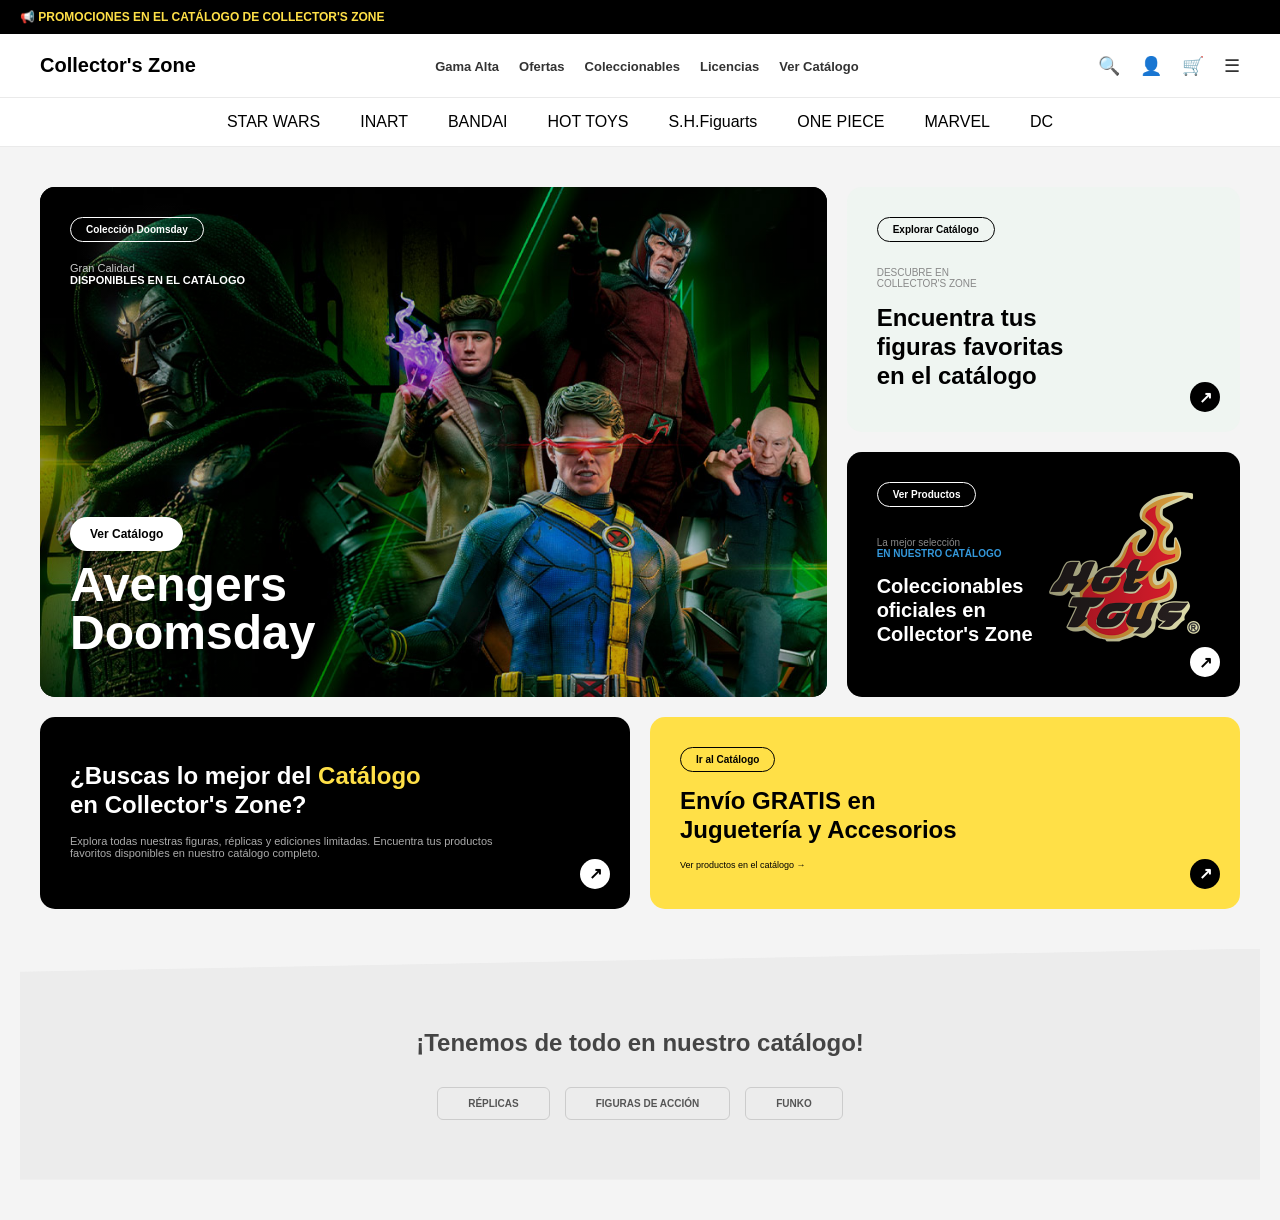
<file: index.html>
<!DOCTYPE html>
<html lang="es">
<head>
    <meta charset="UTF-8">
    <meta name="viewport" content="width=device-width, initial-scale=1.0">
    <title>Collector's Zone</title>
    <link rel="stylesheet" href="estilos/estilos.css">
</head>
<body>
    <header>
        <div class="barra-superior">
            <span>📢 PROMOCIONES EN EL CATÁLOGO DE COLLECTOR'S ZONE</span>
            
        </div>
        <nav class="navegacion-principal">
            <a href="index.html" class="logotipo-tienda">Collector's Zone</a>
            <ul class="enlaces-navegacion">
                <li><a href="catalogo.html">Gama Alta</a></li>
                <li><a href="catalogo.html">Ofertas</a></li>
                <li><a href="catalogo.html">Coleccionables</a></li>
                <li><a href="catalogo.html">Licencias</a></li>
                <li><a href="catalogo.html">Ver Catálogo</a></li>
            </ul>
            <div class="iconos-navegacion">
                <a href="catalogo.html"><span>🔍</span></a>
                <a href="catalogo.html"><span>👤</span></a>
                <a href="catalogo.html"><span>🛒</span></a>
                <a href="catalogo.html"><span>☰</span></a>
            </div>
        </nav>
        <div class="barra-marcas">
            <span>STAR WARS</span> <span>INART</span> <span>BANDAI</span> <span>HOT TOYS</span> <span>S.H.Figuarts</span> <span>ONE PIECE</span> <span>MARVEL</span> <span>DC</span>
        </div>
    </header>

    <main>
        <section class="seccion-principal">
            <!-- 1. BANNER PRINCIPAL GRANDE -->
            <article class="tarjeta banner-principal">
                <img src="imagenes/avengersdoomsday.jpg" alt="Avengers: Doomsday" class="imagen-tarjeta imagen-fondo">
                <div>
                    <span class="pildora pildora-blanca">Colección Doomsday</span>
                    <p class="texto-banner">Gran Calidad<br><strong>DISPONIBLES EN EL CATÁLOGO</strong></p>
                </div>
                <div>
                    <a href="catalogo.html"><button class="boton boton-blanco">Ver Catálogo</button></a>
                    <h1>Avengers<br>Doomsday</h1>
                </div>
            </article>

            <aside class="tarjetas-laterales">
                <!-- 2. TARJETA LATERAL CLARA -->
                <article class="tarjeta tarjeta-lateral-clara">
                    <a href="catalogo.html"><button class="boton boton-borde boton-pequeno">Explorar Catálogo</button></a>
                    <p class="texto-clara">Descubre en<br>Collector's Zone</p>
                    <h2>Encuentra tus<br>figuras favoritas<br>en el catálogo</h2>
                    <a href="catalogo.html" class="icono-circular fondo-negro">↗</a>
                </article>

                <!-- 3. TARJETA LATERAL OSCURA -->
                <article class="tarjeta tarjeta-lateral-oscura">
                    <img src="imagenes/hottoyslogo.png" alt="Hot Toys" class="imagen-tarjeta imagen-logo">
                    <span class="pildora pildora-blanca">Ver Productos</span>
                    <p class="texto-oscura">La mejor selección<br><strong>EN NUESTRO CATÁLOGO</strong></p>
                    <h3>Coleccionables<br>oficiales en<br>Collector's Zone</h3>
                    <a href="catalogo.html" class="icono-circular fondo-blanco">↗</a>
                </article>
            </aside>
        </section>

        <section class="banners-inferiores">
            <!-- 4. BANNER INFERIOR OSCURO -->
            <article class="tarjeta banner-inferior-oscuro">
                <h2>¿Buscas lo mejor del <span class="resaltado-amarillo">Catálogo</span><br>en Collector's Zone?</h2>
                <p class="texto-inferior">Explora todas nuestras figuras, réplicas y ediciones limitadas. Encuentra tus productos favoritos disponibles en nuestro catálogo completo.</p>
                <a href="catalogo.html" class="icono-circular fondo-blanco">↗</a>
            </article>

            <!-- 5. BANNER INFERIOR AMARILLO -->
            <article class="tarjeta banner-amarillo">
                <a href="catalogo.html"><button class="boton boton-borde boton-pequeno">Ir al Catálogo</button></a>
                <h2>Envío GRATIS en<br>Juguetería y Accesorios</h2>
                <p class="texto-amarillo">Ver productos en el catálogo →</p>
                <a href="catalogo.html" class="icono-circular fondo-negro">↗</a>
            </article>
        </section>

        <footer class="seccion-categorias">
            <h2>¡Tenemos de todo en nuestro catálogo!</h2>
            <div class="cuadricula-etiquetas">
                <a href="catalogo.html"><button class="boton-etiqueta">RÉPLICAS</button></a>
                <a href="catalogo.html"><button class="boton-etiqueta">FIGURAS DE ACCIÓN</button></a>
                <a href="catalogo.html"><button class="boton-etiqueta">FUNKO</button></a>
            </div>
        </footer>
    </main>
</body>
</html>
</file>
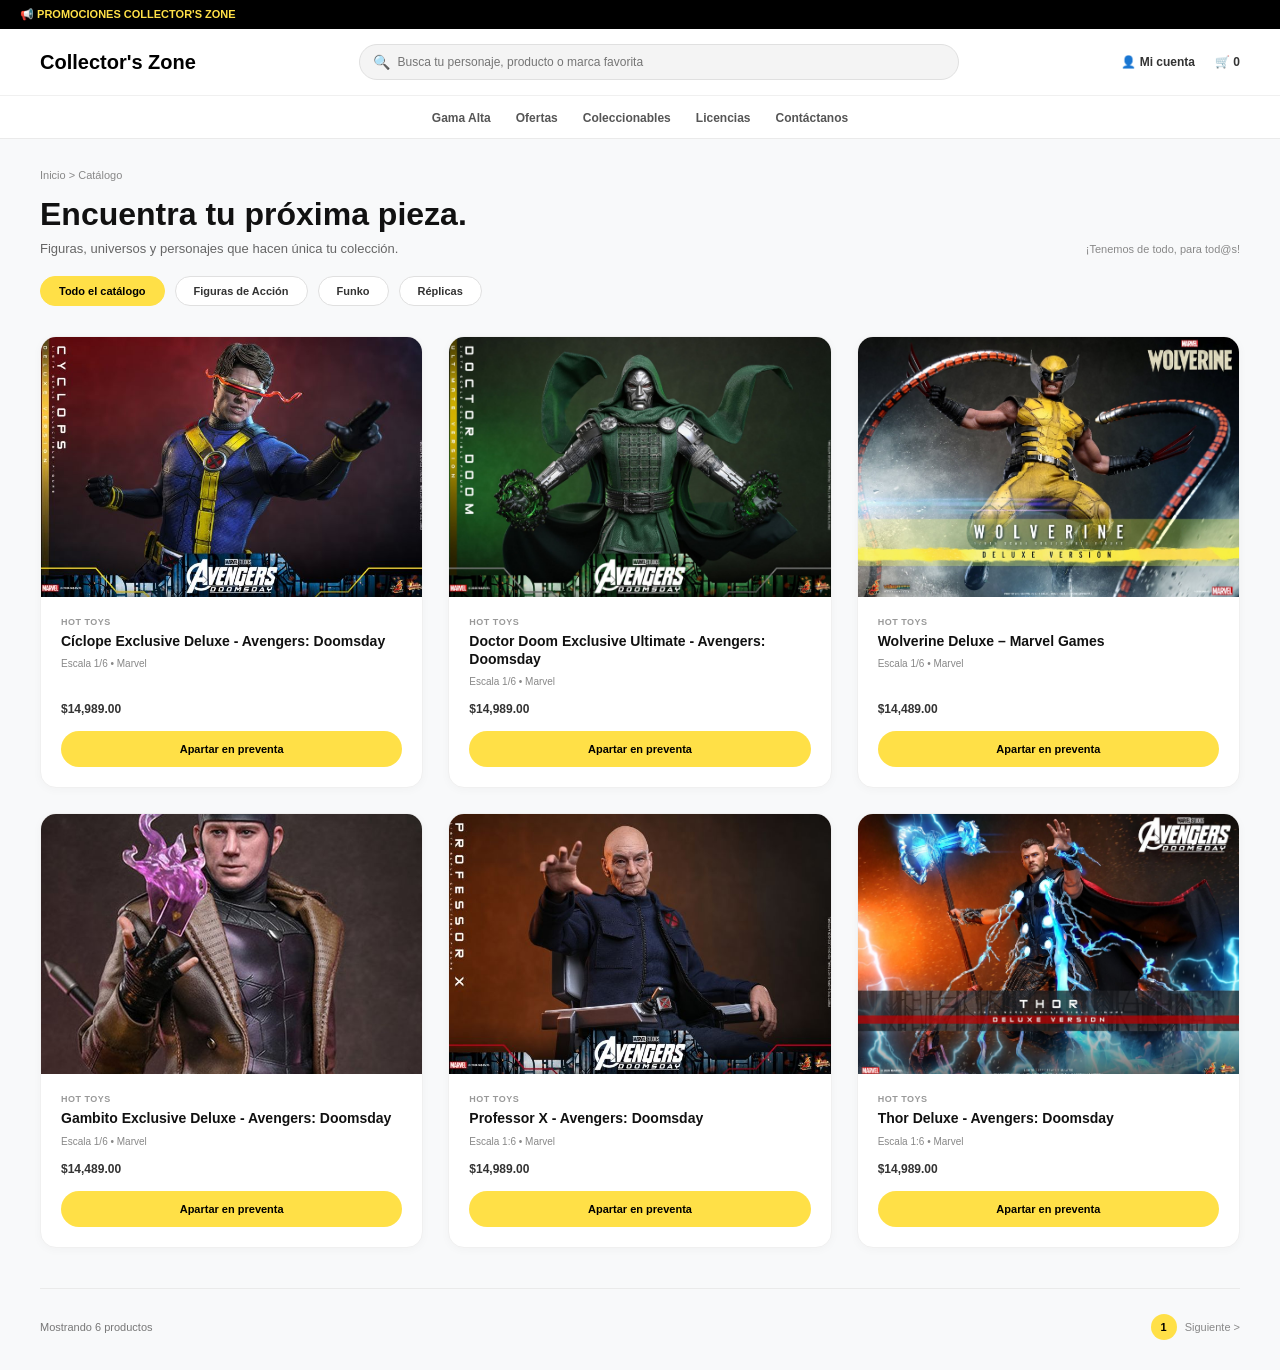
<file: catalogo.html>
<!DOCTYPE html>
<html lang="es">
<head>
    <meta charset="UTF-8">
    <meta name="viewport" content="width=device-width, initial-scale=1.0">
    <title>Collector's Zone — Catálogo</title>
    <link rel="stylesheet" href="estilos/estilos.css">
</head>
<body class="pagina-catalogo">
    <!-- Encabezado con Navegacion -->
    <header>
        <div class="barra-superior-promocional">
            <span>📢 PROMOCIONES COLLECTOR'S ZONE</span>
          
        </div>
        <div class="contenedor-encabezado">
            <a href="index.html" class="logotipo-tienda">Collector's Zone</a>
            <div class="contenedor-busqueda">
                <span class="icono-busqueda">🔍</span>
                <input type="text" class="entrada-busqueda" placeholder="Busca tu personaje, producto o marca favorita">
            </div>
            <div class="acciones-usuario">
                <a href="index.html" class="enlace-usuario">👤 Mi cuenta</a>
                <a href="index.html" class="enlace-usuario">🛒 0</a>
            </div>
        </div>
        <nav class="navegacion-menu">
            <ul class="enlaces-menu">
                <li><a href="index.html">Gama Alta</a></li>
                
                <li><a href="index.html">Ofertas</a></li>
                
                <li><a href="index.html">Coleccionables</a></li>
                <li><a href="index.html">Licencias</a></li>
                <li><a href="index.html">Contáctanos</a></li>
            </ul>
        </nav>
    </header>

    <!-- Contenido Principal -->
    <main>
        <!-- Seccion de Encabezado de Catologo -->
        <section class="encabezado-seccion-catalogo">
            <div class="migas-de-pan">
                <a href="index.html">Inicio</a> &gt; <span>Catálogo</span>
            </div>
            <h1 class="titulo-catalogo">Encuentra tu próxima pieza.</h1>
            <div class="subtitulo-catalogo">
                <span>Figuras, universos y personajes que hacen única tu colección.</span>
                <span class="nota-subtitulo">¡Tenemos de todo, para tod@s!</span>
            </div>
            <!-- Filtros en Forma de Etiquetas -->
            <div class="contenedor-etiquetas-filtro">
                <a href="index.html" class="boton-etiqueta-filtro activa">Todo el catálogo</a>
                <a href="index.html" class="boton-etiqueta-filtro">Figuras de Acción</a>
                
                <a href="index.html" class="boton-etiqueta-filtro">Funko</a>

                <a href="index.html" class="boton-etiqueta-filtro">Réplicas</a>
            </div>
        </section>

            <!-- Cuadricula con los Productos del Catalogo -->
            <div class="cuadricula-productos">

                <!-- Producto 1 -->
                <article class="tarjeta-producto">
                    <div class="contenedor-imagen-producto">
                        
                        <img src="imagenes/ciclope.jpg" class="imagen-producto">
                    </div>
                    <div class="informacion-producto">
                        <div>
                            <div class="marca-producto">HOT TOYS</div>
                            <h2 class="nombre-producto">Cíclope Exclusive Deluxe - Avengers: Doomsday</h2>
                            <div class="detalles-escala">Escala 1/6 • Marvel</div>
                        </div>
                        <div>
                            <div class="precio-producto">$14,989.00</div>
                            <a href="index.html" class="boton-apartar">Apartar en preventa</a>
                        </div>
                    </div>
                </article>

                <!-- Producto 2 -->
                <article class="tarjeta-producto">
                    <div class="contenedor-imagen-producto">

                        <img src="imagenes/doom.jpg" class="imagen-producto">
                    </div>
                    <div class="informacion-producto">
                        <div>
                            <div class="marca-producto">HOT TOYS</div>
                            <h2 class="nombre-producto">Doctor Doom Exclusive Ultimate - Avengers: Doomsday</h2>
                            <div class="detalles-escala">Escala 1/6 • Marvel</div>
                        </div>
                        <div>
                            <div class="precio-producto">$14,989.00</div>
                            <a href="index.html" class="boton-apartar">Apartar en preventa</a>
                        </div>
                    </div>
                </article>

                <!-- Producto 3 -->
                <article class="tarjeta-producto">
                    <div class="contenedor-imagen-producto">
                        
                        <img src="imagenes/wolverine.jpg"  class="imagen-producto">
                    </div>
                    <div class="informacion-producto">
                        <div>
                            <div class="marca-producto">HOT TOYS</div>
                            <h2 class="nombre-producto">Wolverine Deluxe – Marvel Games</h2>
                            <div class="detalles-escala">Escala 1/6 • Marvel</div>
                        </div>
                        <div>
                            <div class="precio-producto">$14,489.00</div>
                            <a href="index.html" class="boton-apartar">Apartar en preventa</a>
                        </div>
                    </div>
                </article>

                <!-- Producto 4 -->
                <article class="tarjeta-producto">
                    <div class="contenedor-imagen-producto">
                        
                        <img src="imagenes/gambito.jpg"  class="imagen-producto">
                    </div>
                    <div class="informacion-producto">
                        <div>
                            <div class="marca-producto">HOT TOYS</div>
                            <h2 class="nombre-producto">Gambito Exclusive Deluxe - Avengers: Doomsday</h2>
                            <div class="detalles-escala">Escala 1/6 • Marvel</div>
                        </div>
                        <div>
                            <div class="precio-producto">$14,489.00</div>
                            <a href="index.html" class="boton-apartar">Apartar en preventa</a>
                        </div>
                    </div>
                </article>

                <!-- Producto 5 -->
                <article class="tarjeta-producto">
                    <div class="contenedor-imagen-producto">
                        
                        <img src="imagenes/profesorx.jpg"  class="imagen-producto">
                    </div>
                    <div class="informacion-producto">
                        <div>
                            <div class="marca-producto">HOT TOYS</div>
                            <h2 class="nombre-producto">Professor X - Avengers: Doomsday</h2>
                            <div class="detalles-escala">Escala 1:6 • Marvel</div>
                        </div>
                        <div>
                            <div class="precio-producto">$14,989.00</div>
                            <a href="index.html" class="boton-apartar">Apartar en preventa</a>
                        </div>
                    </div>
                </article>

                <!-- Producto 6 -->
                <article class="tarjeta-producto">
                    <div class="contenedor-imagen-producto">
                        
                        <img src="imagenes/thor.jpg"  class="imagen-producto">
                    </div>
                    <div class="informacion-producto">
                        <div>
                            <div class="marca-producto">HOT TOYS</div>
                            <h2 class="nombre-producto">Thor Deluxe - Avengers: Doomsday</h2>
                            <div class="detalles-escala">Escala 1:6 • Marvel</div>
                        </div>
                        <div>
                            <div class="precio-producto">$14,989.00</div>
                            <a href="index.html" class="boton-apartar">Apartar en preventa</a>
                        </div>
                    </div>
                </article>

            </div>

        <!-- Pie de Pagina de Paginacion -->
        <footer class="seccion-paginacion">
            <span>Mostrando 6 productos</span>
            <div class="controles-paginas">
                <a href="index.html" class="numero-pagina activa">1</a>
                <a href="index.html" class="enlace-siguiente">Siguiente &gt;</a>
            </div>
            
        </footer>
    </main>
</body>
</html>
</file>
<file: estilos/estilos.css>
/* base */
body {
    margin: 0;
    font-family: sans-serif;
    background-color: #f4f4f4;
}

body.pagina-catalogo {
    background-color: #f8f9fa;
    color: #333;
}

header {
    background-color: #fff;
    border-bottom: 1px solid #eaeaea;
}

.logotipo-tienda {
    font-size: 20px;
    font-weight: 900;
    color: #000;
    text-decoration: none;
}

main {
    max-width: 1200px;
    margin: 40px auto;
    padding: 0 20px;
}

.pagina-catalogo main {
    margin: 30px auto;
}

/* barra superior */
.barra-superior {
    background-color: #000;
    color: #ffe047;
    padding: 10px 20px;
    font-size: 12px;
    font-weight: bold;
    display: flex;
    justify-content: space-between;
}

.barra-superior span:first-child {
    display: flex;
    align-items: center;
    gap: 10px;
}

.barra-superior span:last-child {
    display: flex;
    gap: 15px;
    cursor: pointer;
}

/* navegación */
.navegacion-principal {
    display: flex;
    justify-content: space-between;
    align-items: center;
    padding: 20px 40px;
    max-width: 1200px;
    margin: 0 auto;
}

.enlaces-navegacion {
    display: flex;
    list-style: none;
    gap: 20px;
    margin: 0;
    padding: 0;
}

.enlaces-navegacion a {
    text-decoration: none;
    color: #333;
    font-size: 13px;
    font-weight: bold;
}

.iconos-navegacion {
    display: flex;
    gap: 20px;
    font-size: 18px;
    color: #333;
}

.iconos-navegacion a {
    text-decoration: none;
    color: inherit;
}

/* barra de marcas */
.barra-marcas {
    display: flex;
    justify-content: center;
    gap: 40px;
    padding: 15px 0;
    border-top: 1px solid #eaeaea;
}

/* contenido principal */
.seccion-principal {
    display: grid;
    grid-template-columns: 2fr 1fr;
    gap: 20px;
    margin-bottom: 20px;
}

/* tarjeta */
.tarjeta {
    border-radius: 15px;
    padding: 30px;
    position: relative;
    overflow: hidden;
}

.tarjeta h2 {
    font-size: 24px;
    line-height: 1.2;
    margin: 15px 0;
}

.tarjeta h3 {
    font-size: 20px;
    line-height: 1.2;
    margin: 15px 0;
}

.imagen-tarjeta {
    position: absolute;
    z-index: 0;
}

.imagen-fondo {
    top: 0;
    left: 0;
    width: 100%;
    height: 100%;
    object-fit: cover;
    object-position: center;
}

.imagen-logo {
    top: 15px;
    right: 15px;
    width: 200px;
    height: auto;
}

.banner-principal > div,
.tarjeta-lateral-oscura > :not(.imagen-tarjeta):not(.icono-circular) {
    position: relative;
    z-index: 2;
}

/* botones, píldoras e íconos */
.pildora {
    display: inline-block;
    padding: 6px 15px;
    border-radius: 20px;
    border: 1px solid currentColor;
    font-size: 10px;
    font-weight: bold;
    margin-bottom: 10px;
}

.pildora-blanca {
    border-color: #fff;
}

.boton {
    padding: 10px 20px;
    border-radius: 20px;
    border: none;
    font-size: 12px;
    font-weight: bold;
    cursor: pointer;
}

.boton-blanco {
    background-color: #fff;
    color: #000;
}

.boton-borde {
    background-color: transparent;
    border: 1px solid #000;
    color: #000;
}

.boton-pequeno {
    padding: 6px 15px;
    font-size: 10px;
}

.icono-circular {
    position: absolute;
    bottom: 20px;
    right: 20px;
    width: 30px;
    height: 30px;
    border-radius: 50%;
    display: flex;
    justify-content: center;
    align-items: center;
    text-decoration: none;
    font-weight: bold;
    z-index: 2;
}

.fondo-negro {
    background-color: #000;
    color: #fff;
}

.fondo-blanco {
    background-color: #fff;
    color: #000;
}

/* banner principal */
.banner-principal {
    background-color: #000;
    color: #fff;
    min-height: 450px;
    display: flex;
    flex-direction: column;
    justify-content: space-between;
}

.banner-principal::after {
    content: "";
    position: absolute;
    inset: 0;
    z-index: 1;
    pointer-events: none;
    background: linear-gradient(to right, rgba(0, 0, 0, 0.281) 40%, rgba(0, 0, 0, 0.2));
}

.banner-principal h1 {
    font-size: 48px;
    line-height: 1;
    margin: 10px 0;
    font-weight: 800;
}

.texto-banner {
    font-size: 11px;
    margin-top: 10px;
    color: #ccc;
}

.texto-banner strong {
    color: #fff;
}

/* tarjetas laterales */
.tarjetas-laterales {
    display: flex;
    flex-direction: column;
    gap: 20px;
}

/* tarjeta lateral clara */
.tarjeta-lateral-clara {
    background-color: #eff5f1;
    flex: 1;
    background-image: linear-gradient(rgba(239, 245, 241, 0.85), rgba(239, 245, 241, 0.85));
    background-size: cover;
    background-position: center;
}

.texto-clara {
    font-size: 10px;
    color: #888;
    margin-top: 25px;
    text-transform: uppercase;
}

/* tarjeta lateral oscura */
.tarjeta-lateral-oscura {
    background-color: #000;
    color: #fff;
    flex: 1;
}

.tarjeta-lateral-oscura::before {
    content: "";
    position: absolute;
    inset: 0;
    z-index: 1;
    pointer-events: none;
    background: linear-gradient(to right, rgba(0, 0, 0, 0.42) 50%, rgba(0, 0, 0, 0.037));
}

.texto-oscura {
    font-size: 10px;
    color: #888;
    margin-top: 20px;
}

.texto-oscura strong {
    color: #3498db;
}

/* banners inferiores */
.banners-inferiores {
    display: grid;
    grid-template-columns: 1fr 1fr;
    gap: 20px;
    margin-bottom: 40px;
}

/* banner inferior oscuro */
.banner-inferior-oscuro {
    background-color: #000;
    color: #fff;
}

.resaltado-amarillo {
    color: #ffe047;
}

.texto-inferior {
    font-size: 11px;
    color: #aaa;
    margin-top: 15px;
    max-width: 80%;
}

/* banner inferior amarillo */
.banner-amarillo {
    background-color: #ffe047;
    color: #000;
}

.texto-amarillo {
    font-size: 9px;
    margin-top: 15px;
}

/* footer */
.seccion-categorias {
    text-align: center;
    padding: 60px 0;
    background-color: #ececec;
    margin: 0 -20px;
    clip-path: polygon(0 10%, 100% 0, 100% 100%, 0 100%);
}

.seccion-categorias h2 {
    font-size: 24px;
    color: #444;
    margin-bottom: 30px;
}

.cuadricula-etiquetas {
    display: flex;
    justify-content: center;
    flex-wrap: wrap;
    gap: 15px;
    max-width: 800px;
    margin: 0 auto;
}

.boton-etiqueta {
    padding: 10px 30px;
    background-color: transparent;
    border: 1px solid #ccc;
    border-radius: 6px;
    font-size: 10px;
    font-weight: bold;
    color: #555;
    text-transform: uppercase;
    cursor: pointer;
}

/* barra superior (catálogo) */
.barra-superior-promocional {
    background-color: #000;
    color: #ffe047;
    padding: 8px 20px;
    font-size: 11px;
    font-weight: bold;
    display: flex;
    justify-content: space-between;
    align-items: center;
}

.barra-superior-promocional span {
    display: flex;
    align-items: center;
    gap: 8px;
}

/* encabezado (catálogo) */
.contenedor-encabezado {
    max-width: 1200px;
    margin: 0 auto;
    padding: 15px 20px;
    display: flex;
    justify-content: space-between;
    align-items: center;
    gap: 20px;
}

/* búsqueda */
.contenedor-busqueda {
    flex: 1;
    max-width: 600px;
    position: relative;
}

.entrada-busqueda {
    width: 100%;
    padding: 10px 15px 10px 38px;
    border-radius: 20px;
    border: 1px solid #e0e0e0;
    background-color: #f4f4f4;
    font-size: 12px;
    box-sizing: border-box;
}

.icono-busqueda {
    position: absolute;
    left: 14px;
    top: 50%;
    transform: translateY(-50%);
    color: #888;
    font-size: 14px;
}

/* usuario y carrito */
.acciones-usuario {
    display: flex;
    gap: 20px;
    font-size: 12px;
    font-weight: bold;
    align-items: center;
}

.enlace-usuario {
    text-decoration: none;
    color: #333;
    display: flex;
    align-items: center;
    gap: 5px;
}

/* menú */
.navegacion-menu {
    border-top: 1px solid #f0f0f0;
    padding: 12px 0;
}

.enlaces-menu {
    display: flex;
    justify-content: center;
    list-style: none;
    gap: 25px;
    margin: 0;
    padding: 0;
}

.enlaces-menu a {
    text-decoration: none;
    color: #555;
    font-size: 12px;
    font-weight: bold;
}

/* encabezado del catálogo */
.encabezado-seccion-catalogo {
    margin-bottom: 30px;
}

.migas-de-pan {
    font-size: 11px;
    color: #888;
    margin-bottom: 15px;
}

.migas-de-pan a {
    color: #888;
    text-decoration: none;
}

.titulo-catalogo {
    font-size: 32px;
    font-weight: 800;
    margin: 0 0 8px 0;
    color: #111;
}

.subtitulo-catalogo {
    font-size: 13px;
    color: #666;
    margin: 0 0 20px 0;
    display: flex;
    justify-content: space-between;
    align-items: center;
}

.nota-subtitulo {
    font-size: 11px;
    color: #888;
}

/* filtros */
.contenedor-etiquetas-filtro {
    display: flex;
    gap: 10px;
    flex-wrap: wrap;
}

.boton-etiqueta-filtro {
    padding: 8px 18px;
    border-radius: 20px;
    border: 1px solid #e0e0e0;
    background-color: #fff;
    font-size: 11px;
    font-weight: bold;
    color: #333;
    text-decoration: none;
    cursor: pointer;
}

.boton-etiqueta-filtro.activa {
    background-color: #ffe047;
    border-color: #ffe047;
    color: #000;
}

/* cuadrícula de productos */
.cuadricula-productos {
    display: grid;
    grid-template-columns: repeat(3, 1fr);
    gap: 25px;
    margin-bottom: 40px;
}

/* tarjeta de producto */
.tarjeta-producto {
    background-color: #fff;
    border-radius: 16px;
    overflow: hidden;
    display: flex;
    flex-direction: column;
    justify-content: space-between;
    box-shadow: 0 2px 10px rgba(0,0,0,0.03);
    border: 1px solid #f0f0f0;
    position: relative;
}

/* imagen de producto */
.contenedor-imagen-producto {
    position: relative;
    height: 260px;
    background-color: #1a1a1a;
    overflow: hidden;
    display: flex;
    justify-content: center;
    align-items: center;
    box-sizing: border-box;
}

.imagen-producto {
    width: 100%;
    height: 100%;
    object-fit: cover;
}

/* información del producto */
.informacion-producto {
    padding: 20px;
    display: flex;
    flex-direction: column;
    flex-grow: 1;
    justify-content: space-between;
}

.marca-producto {
    font-size: 9px;
    font-weight: bold;
    color: #999;
    text-transform: uppercase;
    letter-spacing: 0.5px;
    margin-bottom: 5px;
}

.nombre-producto {
    font-size: 14px;
    font-weight: bold;
    color: #111;
    margin: 0 0 8px 0;
    line-height: 1.3;
}

.detalles-escala {
    font-size: 10px;
    color: #888;
    margin-bottom: 15px;
}

.precio-producto {
    font-size: 12px;
    font-weight: bold;
    color: #333;
    margin-bottom: 15px;
}

/* botones de producto */
.boton-apartar {
    width: 100%;
    padding: 12px;
    border-radius: 20px;
    border: none;
    background-color: #ffe047;
    color: #000;
    font-size: 11px;
    font-weight: bold;
    cursor: pointer;
    text-align: center;
    text-decoration: none;
    display: block;
    box-sizing: border-box;
}

/* paginación */
.seccion-paginacion {
    display: flex;
    justify-content: space-between;
    align-items: center;
    border-top: 1px solid #eaeaea;
    padding-top: 25px;
    font-size: 11px;
    color: #777;
    margin-top: 20px;
}

.controles-paginas {
    display: flex;
    gap: 8px;
    align-items: center;
}

.numero-pagina {
    width: 26px;
    height: 26px;
    border-radius: 50%;
    display: flex;
    justify-content: center;
    align-items: center;
    text-decoration: none;
    font-weight: bold;
    color: #333;
}

.numero-pagina.activa {
    background-color: #ffe047;
    color: #000;
}

.enlace-siguiente {
    text-decoration: none;
    color: #888;
}

/* efectos hover */
.enlaces-navegacion a,
.enlaces-menu a,
.iconos-navegacion a,
.enlace-usuario,
.logotipo-tienda,
.icono-circular,
.boton,
.boton-etiqueta,
.boton-etiqueta-filtro,
.boton-apartar,
.numero-pagina,
.tarjeta-producto {
    transition: all 0.3s ease;
}

.enlaces-navegacion a:hover,
.enlace-usuario:hover {
    color: #e6b800;
}

.enlaces-menu a:hover {
    color: #e6b800;
}

.iconos-navegacion a:hover {
    opacity: 0.6;
}

.boton-blanco:hover {
    background-color: #ffe047;
}

.boton-borde:hover {
    background-color: #000;
    color: #fff;
}

.boton-etiqueta:hover {
    background-color: #000;
    border-color: #000;
    color: #fff;
}

.boton-etiqueta-filtro:hover {
    background-color: #ffe047;
    border-color: #ffe047;
}

.boton-apartar:hover {
    background-color: #000;
    color: #ffe047;
}

.icono-circular:hover {
    transform: scale(1.15);
}

.tarjeta-producto:hover {
    transform: translateY(-5px);
    box-shadow: 0 8px 20px rgba(0, 0, 0, 0.12);
}

.numero-pagina:hover {
    background-color: #ffe047;
}
</file>
